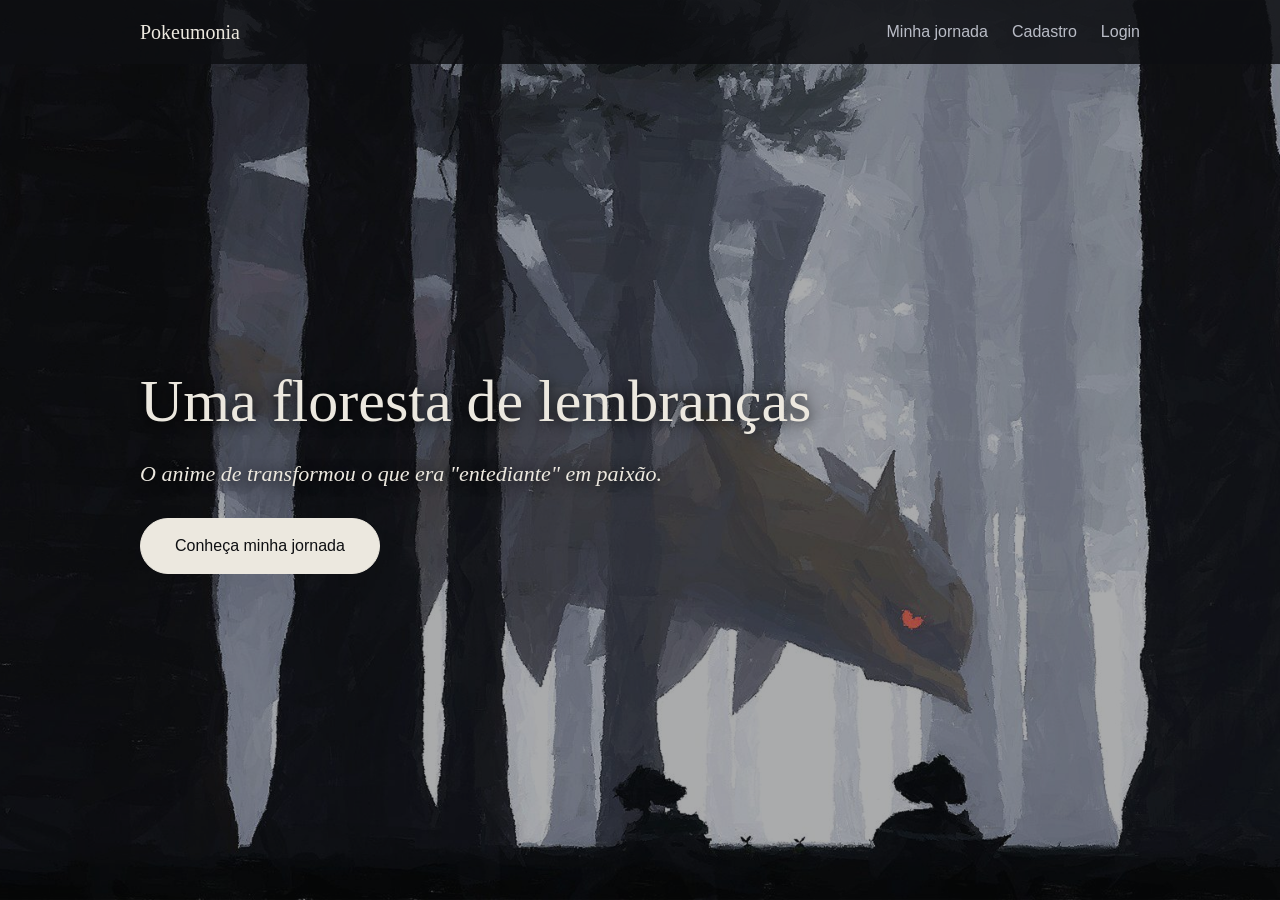
<file: public/index.html>
<!DOCTYPE html>
<html lang="pt-BR">

<head>
    <meta charset="UTF-8">
    <meta name="viewport" content="width=device-width, initial-scale=1.0">
    <title>Pokeumonia | Início</title>
    <script src="js/sessao.js"></script>
    <link rel="stylesheet" href="css/styles.css">
</head>

<body class="home-page">
    
    <div class="header">
        <div class="container">
            <a class="logo" href="index.html">Pokeumonia</a>
            <ul class="navbar">
                
                <li><a href="jornada.html">Minha jornada</a></li>
                <li><a href="cadastro.html">Cadastro</a></li>
                <li><a href="login.html">Login</a></li>
            </ul>
        </div>
    </div>

    
    <div class="capa">
        <div class="container">
            <h1>Uma floresta de lembranças</h1>
            <p id="fraseAleatoria"></p>
            
            <a class="botao" href="jornada.html">Conheça minha jornada</a>
        </div>
    </div>

    <script>
        var frases = [
            "O anime de transformou o que era \"entediante\" em paixão.",
            "Um jogo desconhecido chamado Pokemon Brick Bronze, o jogo qua mais marcou minha história com a franquia.",
            "O anime do X & Y me conquistaram de vez, o que me fez ter tanto apreço com este mundo.",
            "Legends: Arceus foi meu primeiro título oficial no Switch: 90% em uma noite.",
            "O Pokeumonia guarda minha jornada e memórias.",
            "Do Pixelmon ao Cobblemon, mods que me fizeram voltar a jogar.","Do anime em 2013 aos dias atuais, esta é a minha trajetória com Pokémon."
        ];

        function mostrarFraseAleatoria() {
            var indice = Math.floor(Math.random() * frases.length);
            document.querySelector("#fraseAleatoria").innerHTML = frases[indice];
        }

        mostrarFraseAleatoria();
    </script>
</body>

</html>
</file>
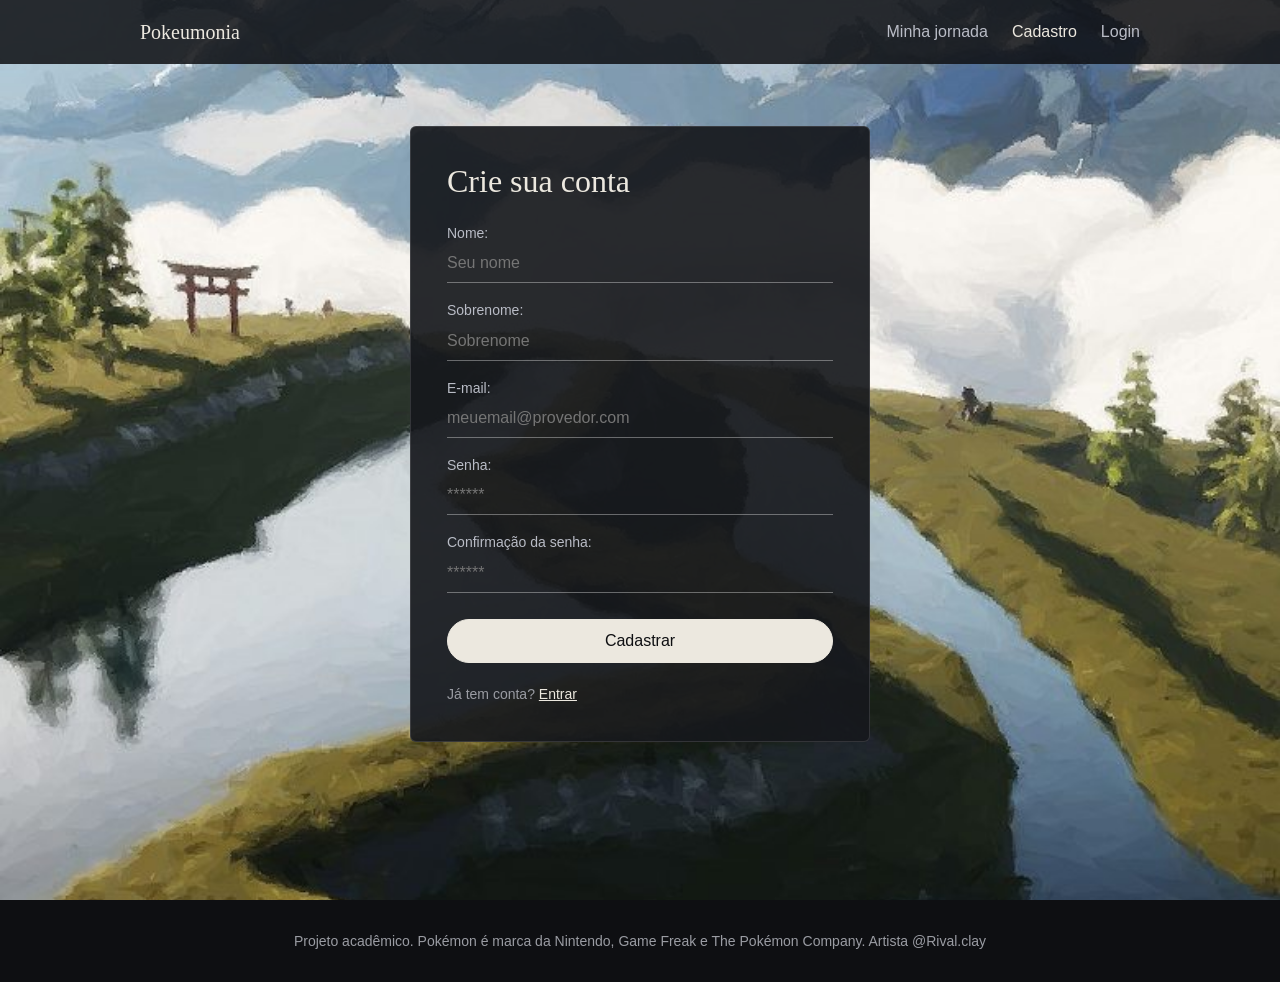
<file: public/cadastro.html>
<!DOCTYPE html>
<html lang="pt-BR">

<head>
    <meta charset="UTF-8">
    <meta name="viewport" content="width=device-width, initial-scale=1.0">
    <title>Pokeumonia | Cadastro</title>
    <script src="js/sessao.js"></script>
    <link rel="stylesheet" href="css/styles.css">
</head>

<body class="cadastro-page">
    
    <div class="header">
        <div class="container">
            <a class="logo" href="index.html">Pokeumonia</a>
            <ul class="navbar">
                
                <li><a href="jornada.html">Minha jornada</a></li>
                <li class="agora"><a href="cadastro.html">Cadastro</a></li>
                <li><a href="login.html">Login</a></li>
            </ul>
        </div>
    </div>

    
    <div class="login">
        
        <div class="alerta_erro">
            <div class="card_erro" id="cardErro">
                <span id="mensagem_erro"></span>
            </div>
        </div>
        <div class="container">
            <div class="card">
                <h2>Crie sua conta</h2>
                
                <div class="formulario">
                    <div class="campo">
                        <span>Nome:</span>
                        <input id="nome_input" type="text" placeholder="Seu nome" />
                    </div>
                    <div class="campo">
                        <span>Sobrenome:</span>
                        <input id="sobrenome_input" type="text" placeholder="Sobrenome" />
                    </div>
                    <div class="campo">
                        <span>E-mail:</span>
                        <input id="email_input" type="text" placeholder="meuemail@provedor.com" />
                    </div>
                    <div class="campo">
                        <span>Senha:</span>
                        <input id="senha_input" type="password" placeholder="******" oninput="mostrarRequisitosSenha()" />
                        
                        <div id="requisitos_senha"></div>
                    </div>
                    <div class="campo">
                        <span>Confirmação da senha:</span>
                        <input id="confirmacao_senha_input" type="password" placeholder="******" />
                    </div>
                    <button class="botao" onclick="cadastrar()">Cadastrar</button>
                </div>
                
                <div id="div_aguardar" class="loading-div">
                    <img src="./assets/circle-loading.gif" id="loading-gif" />
                </div>

                <div id="div_erros_login"></div>
                <p class="troca">Já tem conta? <a href="login.html">Entrar</a></p>
            </div>
        </div>
    </div>

    
    <div class="footer">
        <div class="container">
            Projeto acadêmico. Pokémon é marca da Nintendo, Game Freak e The Pokémon Company. Artista @Rival.clay
        </div>
    </div>
</body>

</html>

<script>
     
    function validarEmail(email) {
        if (typeof email !== "string") {
            return { valido: false, erros: ["O e-mail deve ser um texto."] };
        }

        var ESPACOS = [" ", "\t", "\n", "\r"];
        var erros = [];
        var quantidadeArroba = 0;
        var posicaoArroba = -1;
        var temEspaco = false;
        var i = 0;
        var j = 0;

        for (i = 0; i < email.length; i++) {
            for (j = 0; j < ESPACOS.length; j++) {
                if (email[i] === ESPACOS[j]) {
                    temEspaco = true;
                }
            }
            if (email[i] === "@") {
                quantidadeArroba = quantidadeArroba + 1;
                posicaoArroba = i;
            }
        }

        if (temEspaco) {
            erros[erros.length] = "O e-mail não pode conter espaços.";
        }
        if (quantidadeArroba !== 1) {
            erros[erros.length] = "O e-mail deve conter exatamente um @.";
        }
        if (quantidadeArroba === 1 && posicaoArroba === 0) {
            erros[erros.length] = "O @ não pode ser o primeiro caractere.";
        }
        if (quantidadeArroba === 1 && posicaoArroba !== 0) {
            var pontoValido = false;
            var letrasEntre = 0;
            for (i = posicaoArroba + 1; i < email.length; i++) {
                if (email[i] === ".") {
                    if (letrasEntre >= 1 && i < email.length - 1) {
                        pontoValido = true;
                    }
                    letrasEntre = 0;
                } else if ((email[i] >= "a" && email[i] <= "z") || (email[i] >= "A" && email[i] <= "Z")) {
                    letrasEntre = letrasEntre + 1;
                }
            }
            if (!pontoValido) {
                erros[erros.length] = "O e-mail deve ter um ponto após o @, com pelo menos uma letra entre eles e não no final.";
            }
        }

        return { valido: erros.length === 0, erros: erros };
    }

     
    function validarSenha(senha) {
        if (typeof senha !== "string") {
            return { valido: false, erros: ["A senha deve ser um texto."] };
        }

        var NUMEROS = ["0", "1", "2", "3", "4", "5", "6", "7", "8", "9"];
        var MAIUSCULAS = ["A", "B", "C", "D", "E", "F", "G", "H", "I", "J", "K", "L", "M", "N", "O", "P", "Q", "R", "S", "T", "U", "V", "W", "X", "Y", "Z"];
        var erros = [];
        var temNumero = false;
        var temMaiuscula = false;
        var i = 0;
        var j = 0;

        for (i = 0; i < senha.length; i++) {
            for (j = 0; j < NUMEROS.length; j++) {
                if (senha[i] === NUMEROS[j]) {
                    temNumero = true;
                }
            }
            for (j = 0; j < MAIUSCULAS.length; j++) {
                if (senha[i] === MAIUSCULAS[j]) {
                    temMaiuscula = true;
                }
            }
        }

        if (senha.length < 8) {
            erros[erros.length] = "A senha deve ter no mínimo 8 caracteres.";
        }
        if (!temMaiuscula) {
            erros[erros.length] = "A senha deve conter pelo menos uma letra maiúscula.";
        }
        if (!temNumero) {
            erros[erros.length] = "A senha deve conter pelo menos um número.";
        }

        return { valido: erros.length === 0, erros: erros };
    }

     
    function mostrarErroCadastro(mensagem) {
        cardErro.style.display = "block";
        mensagem_erro.textContent = mensagem;
    }

     
    function limparFormulario() {
        document.getElementById("nome_input").value = "";
        document.getElementById("sobrenome_input").value = "";
        document.getElementById("email_input").value = "";
        document.getElementById("senha_input").value = "";
        document.getElementById("confirmacao_senha_input").value = "";
    }

     
    function mostrarRequisitosSenha() {
        var erros = validarSenha(senha_input.value).erros;
        var html = "";
        var i = 0;

        while (i < erros.length) {
            html = html + '<span style="color:#d9534f">✖ ' + erros[i] + '</span><br>';
            i = i + 1;
        }

        requisitos_senha.innerHTML = html;
    }

     
    async function cadastrar() {
        aguardar();

         
        var nomeVar = nome_input.value;
        var sobrenomeVar = sobrenome_input.value;
        var emailVar = email_input.value;
        var senhaVar = senha_input.value;
        var confirmacaoSenhaVar = confirmacao_senha_input.value;

        if (
            nomeVar == "" ||
            sobrenomeVar == "" ||
            emailVar == "" ||
            senhaVar == "" ||
            confirmacaoSenhaVar == ""
        ) {
            mostrarErroCadastro("Preencha todos os campos.");
            finalizarAguardar();
            return false;
        }

         
        var resultadoEmail = validarEmail(emailVar);
        var resultadoSenha = validarSenha(senhaVar);
        if (!resultadoEmail.valido) {
            mostrarErroCadastro(resultadoEmail.erros[0]);
            setInterval(sumirMensagem, 5000);
            finalizarAguardar();
            return false;
        }
        if (!resultadoSenha.valido) {
            mostrarErroCadastro(resultadoSenha.erros[0]);
            setInterval(sumirMensagem, 5000);
            finalizarAguardar();
            return false;
        }

        if (senhaVar !== confirmacaoSenhaVar) {
            mostrarErroCadastro("A confirmação da senha não confere com a senha.");
            setInterval(sumirMensagem, 5000);
            finalizarAguardar();
            return false;
        }

         
        setInterval(sumirMensagem, 5000);

        try {
             
            var resposta = await fetch("/usuarios/cadastrar", {
                method: "POST",
                headers: {
                    "Content-Type": "application/json",
                },
                 
                body: JSON.stringify({
                    nomeServer: nomeVar,
                    sobrenomeServer: sobrenomeVar,
                    emailServer: emailVar,
                    senhaServer: senhaVar
                }),
            });

             
            if (!resposta.ok) {
                throw new Error("Houve um erro ao tentar realizar o cadastro.");
            }

             
            mostrarErroCadastro("Cadastro realizado com sucesso! Redirecionando para tela de Login...");

             
            setTimeout(function () {
                window.location = "login.html";
            }, 2000);

            limparFormulario();
        } catch (erro) {
             
            mostrarErroCadastro(erro.message || "Não foi possível realizar o cadastro. Tente novamente.");
        } finally {
             
            finalizarAguardar();
        }

        return false;
    }

     
    function sumirMensagem() {
        cardErro.style.display = "none";
    }
</script>
</file>
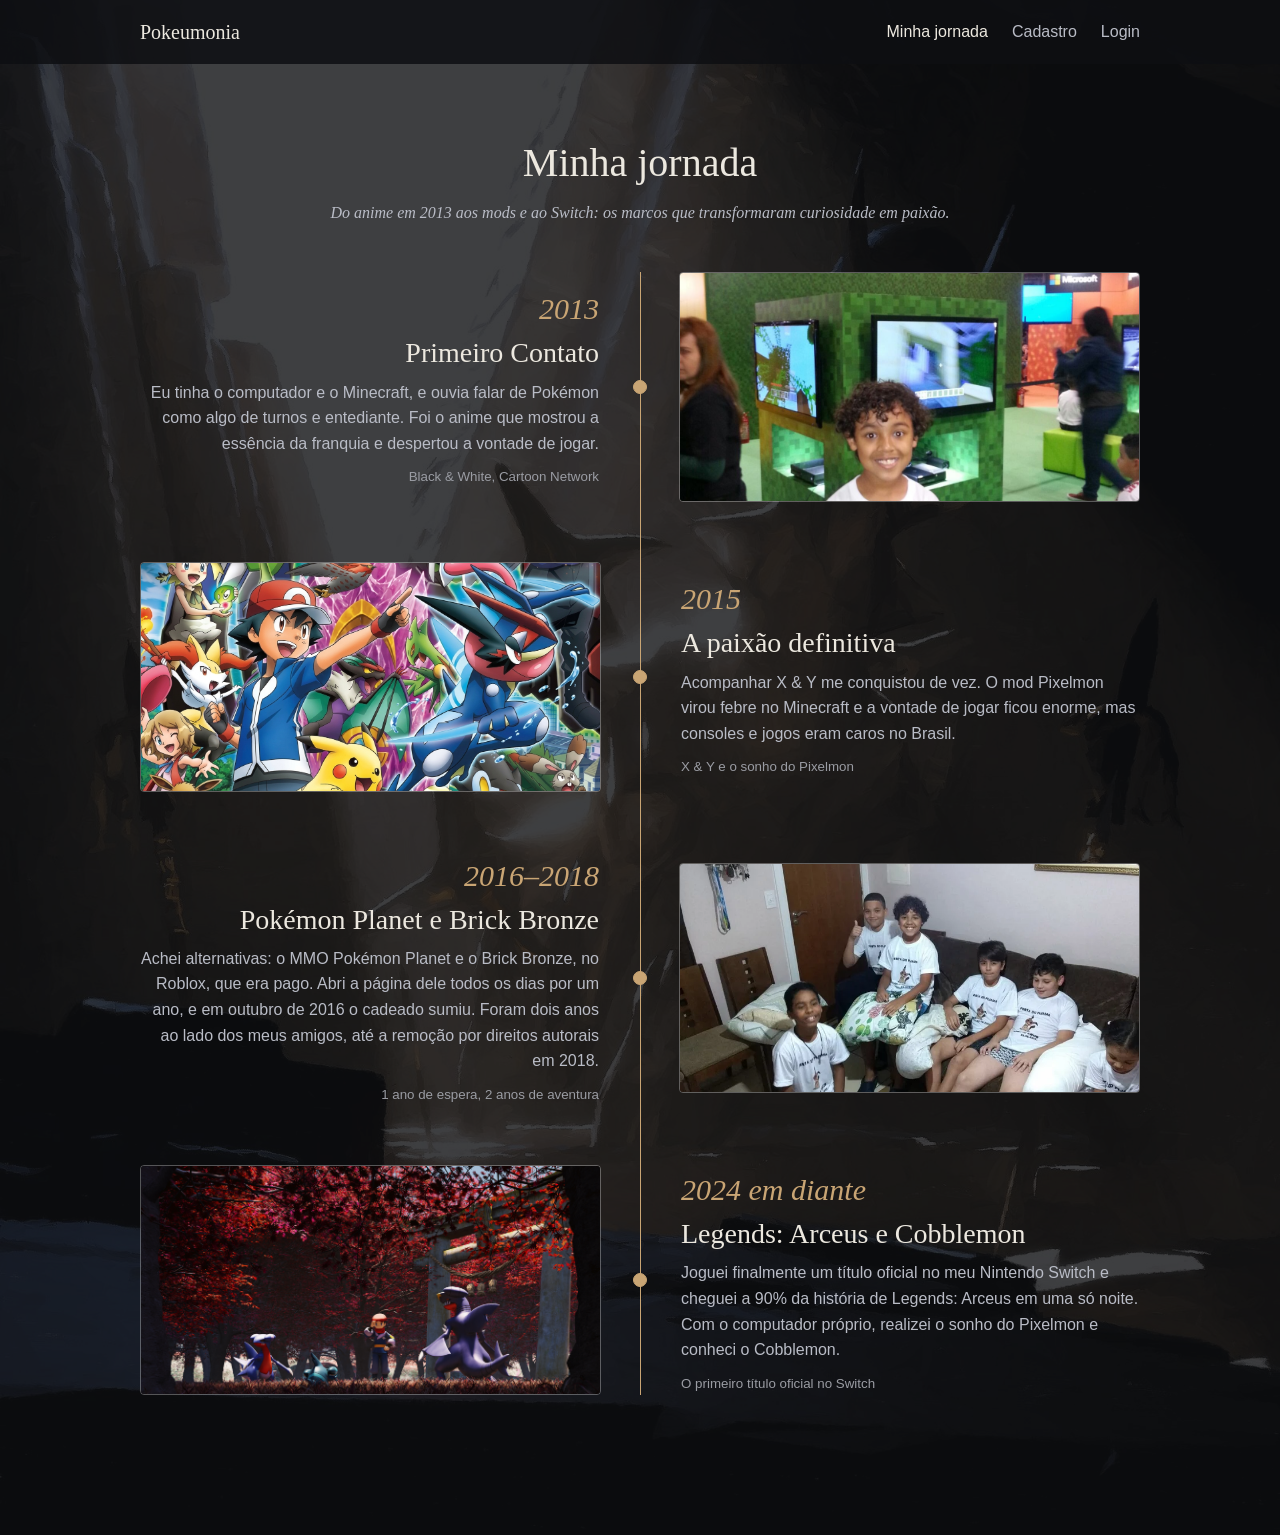
<file: public/jornada.html>
<!DOCTYPE html>
<html lang="pt-BR">

<head>
    <meta charset="UTF-8">
    <meta name="viewport" content="width=device-width, initial-scale=1.0">
    <title>Pokeumonia | Minha jornada</title>
    <link rel="stylesheet" href="css/styles.css">
</head>


<body class="jornada-page">
    
    <div class="header">
        <div class="container">
            <a class="logo" href="index.html">Pokeumonia</a>
            <ul class="navbar">
                <li class="agora"><a href="jornada.html">Minha jornada</a></li>
                <li><a href="cadastro.html">Cadastro</a></li>
                <li><a href="login.html">Login</a></li>
            </ul>
        </div>
    </div>

    
    <div class="jornada">
        <div class="container">
            <h2>Minha jornada</h2>
            <p class="jornada-intro">Do anime em 2013 aos mods e ao Switch: os marcos que transformaram curiosidade em paixão.</p>
            <div class="linha">
                <div class="marco">
                    <div class="texto">
                        <span class="ano">2013</span>
                        <h3>Primeiro Contato</h3>
                        <p>Eu tinha o computador e o Minecraft, e ouvia falar de Pokémon como algo de turnos e entediante. Foi o anime que mostrou a essência da franquia e despertou a vontade de jogar.</p>
                        <small>Black & White, Cartoon Network</small>
                    </div>
                    <div class="foto"><img src="assets/img/IMG-20151011-WA0011.jpg" ></div>
                </div>
                <div class="marco destaque">
                    <div class="texto">
                        <span class="ano">2015</span>
                        <h3>A paixão definitiva</h3>
                        <p>Acompanhar X & Y me conquistou de vez. O mod Pixelmon virou febre no Minecraft e a vontade de jogar ficou enorme, mas consoles e jogos eram caros no Brasil.</p>
                        <small>X & Y e o sonho do Pixelmon</small>
                    </div>
                    
                    <div class="foto"><img src="assets/img/pokemonXY.jpeg" alt=""><alt=""></div>
                </div>
                <div class="marco destaque">
                    <div class="texto">
                        <span class="ano">2016–2018</span>
                        <h3>Pokémon Planet e Brick Bronze</h3>
                        <p>Achei alternativas: o MMO Pokémon Planet e o Brick Bronze, no Roblox, que era pago. Abri a página dele todos os dias por um ano, e em outubro de 2016 o cadeado sumiu. Foram dois anos ao lado dos meus amigos, até a remoção por direitos autorais em 2018.</p>
                        <small>1 ano de espera, 2 anos de aventura</small>
                    </div>
                    
                    <div class="foto"><img src="assets/img/ft3.png" alt="" srcset=""></div>
                </div>
                <div class="marco">
                    <div class="texto">
                        <span class="ano">2024 em diante</span>
                        <h3>Legends: Arceus e Cobblemon</h3>
                        <p>Joguei finalmente um título oficial no meu Nintendo Switch e cheguei a 90% da história de Legends: Arceus em uma só noite. Com o computador próprio, realizei o sonho do Pixelmon e conheci o Cobblemon.</p>
                        <small>O primeiro título oficial no Switch</small>
                    </div>
                    
                    <div class="foto"><img src="assets/img/garmaple4k.png" alt=""></div>
                </div>
            </div>
        </div>
    </div>

</body>

</html>
</file>
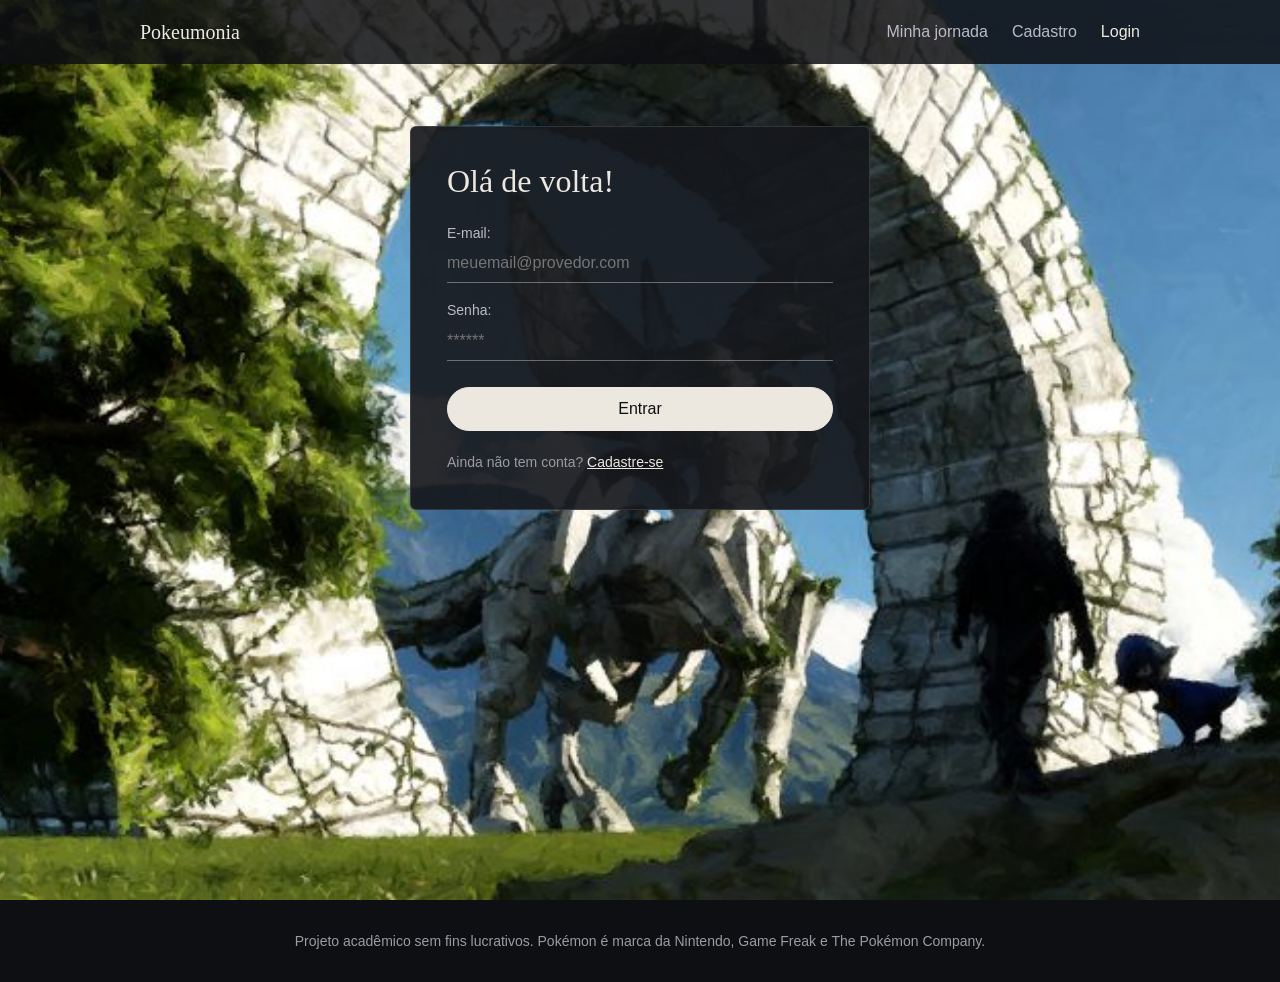
<file: public/login.html>
<!DOCTYPE html>
<html lang="pt-BR">

<head>
    <meta charset="UTF-8">
    <meta name="viewport" content="width=device-width, initial-scale=1.0">
    <title>Pokeumonia | Login</title>
    <script src="js/sessao.js"></script>
    <link rel="stylesheet" href="css/styles.css">
</head>

<body class="login-page">
    
    <div class="header">
        <div class="container">
            <a class="logo" href="index.html">Pokeumonia</a>
            <ul class="navbar">
                
                <li><a href="jornada.html">Minha jornada</a></li>
                <li><a href="cadastro.html">Cadastro</a></li>
                <li class="agora"><a href="login.html">Login</a></li>
            </ul>
        </div>
    </div>

    
    <div class="login">
        
        <div class="alerta_erro">
            <div class="card_erro" id="cardErro">
                <span id="mensagem_erro"></span>
            </div>
        </div>
        <div class="container">
            <div class="card">
                <h2>Olá de volta!</h2>
                
                <div class="formulario">
                    <div class="campo">
                        <span>E-mail:</span>
                        <input id="email_input" type="email" placeholder="meuemail@provedor.com" autocomplete="username">
                    </div>
                    <div class="campo">
                        <span>Senha:</span>
                        <input id="senha_input" type="password" placeholder="******" autocomplete="current-password">
                    </div>
                    <button class="botao" onclick="entrar()">Entrar</button>
                </div>

                
                <div id="div_aguardar" class="loading-div">
                    <img src="./assets/circle-loading.gif" id="loading-gif">
                </div>

                <div id="div_erros_login"></div>
                <p class="troca">Ainda não tem conta? <a href="cadastro.html">Cadastre-se</a></p>
            </div>
        </div>
    </div>

    
    <div class="footer">
        <div class="container">
            Projeto acadêmico sem fins lucrativos. Pokémon é marca da Nintendo, Game Freak e The Pokémon Company.
        </div>
    </div>
</body>

</html>

<script>
     
    async function entrar() {
        aguardar();

         
        var emailVar = document.getElementById("email_input").value.trim();
        var senhaVar = document.getElementById("senha_input").value;

         
        if (emailVar === "" || senhaVar === "") {
            mostrarErroLogin("Preencha o e-mail e a senha.");
            finalizarAguardar();
            return false;
        }

        try {
             
            var resposta = await fetch("/usuarios/autenticar", {
                method: "POST",
                headers: {
                    "Content-Type": "application/json"
                },
                body: JSON.stringify({
                    emailServer: emailVar,
                    senhaServer: senhaVar
                })
            });

             
            if (resposta.status === 403) {
                mostrarErroLogin("E-mail ou senha inválidos.");
                return false;
            }

             
            if (!resposta.ok) {
                mostrarErroLogin("Não foi possível validar o login. Confira a conexão com o servidor e o banco de dados.");
                return false;
            }

             
            var usuario = await resposta.json();
            sessionStorage.setItem("EMAIL_USUARIO", usuario.email);
            sessionStorage.setItem("NOME_USUARIO", usuario.nome);
            sessionStorage.setItem("ID_USUARIO", usuario.id);
             

             
            window.location = "./dashboard/dashboard.html";
        } catch (erro) {
             
            mostrarErroLogin("Não foi possível conectar ao servidor. Tente novamente.");
        } finally {
             
            finalizarAguardar();
        }

        return false;
    }

     
    function mostrarErroLogin(mensagem) {
        document.getElementById("mensagem_erro").textContent = mensagem;
        document.getElementById("cardErro").style.display = "block";
        setTimeout(sumirMensagem, 5000);
    }

     
    function sumirMensagem() {
        document.getElementById("cardErro").style.display = "none";
    }
</script>
</file>
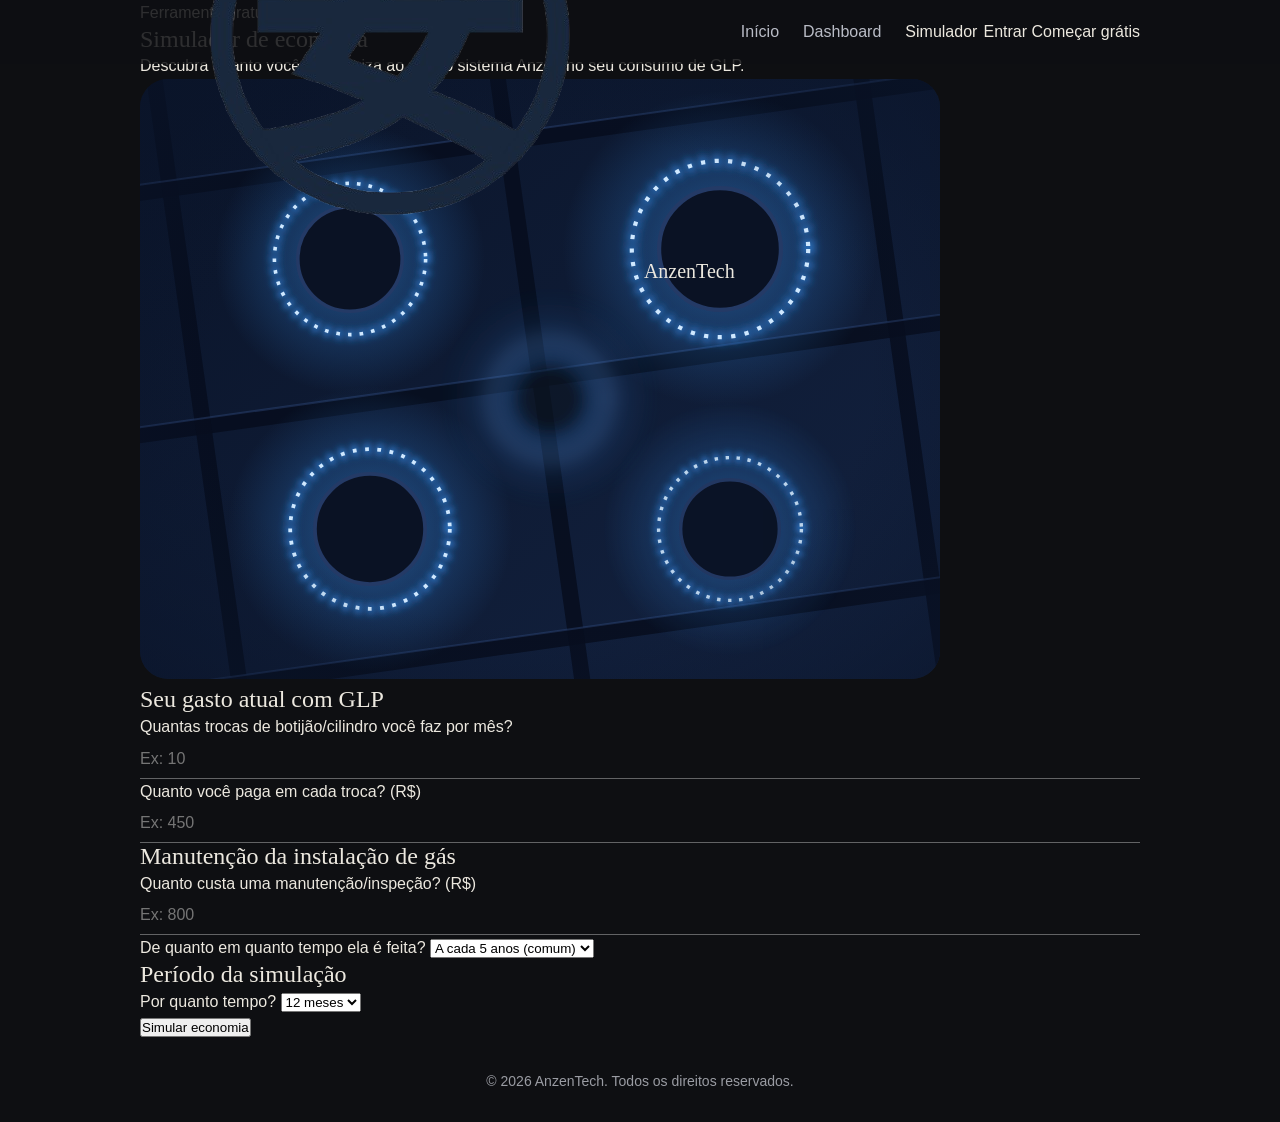
<file: public/simulador.html>
<!DOCTYPE html>
<html lang="pt-BR">
<head>
  <meta charset="UTF-8">
  <meta http-equiv="X-UA-Compatible" content="IE=edge">
  <meta name="viewport" content="width=device-width, initial-scale=1.0">

  <title>AnzenTech | Simulador</title>

  <script src="./js/sessao.js"></script>

  <link rel="stylesheet" href="./css/styles.css">
  <link rel="icon" href="./assets/icon/favicon2.ico">
</head>

<body class="simulador-page">

  <!-- header inicio -->
  <div class="header">
    <div class="container">
      <a class="logo" href="./index.html" aria-label="AnzenTech - Início">
        <img class="logo-img" src="./assets/icon/安.png" alt="">
        <span class="logo-texto">Anzen<span>Tech</span></span>
      </a>
      <ul class="navbar" aria-label="Navegação principal">
        <li><a href="./index.html">Início</a></li>
        <li><a href="./dashboard/dashboard.html">Dashboard</a></li>
        <li class="agora"><a href="./simulador.html">Simulador</a></li>
      </ul>
      <div class="nav-actions">
        <a class="nav-login" href="./login.html">Entrar</a>
        <a class="nav-cta" href="./cadastro.html">Começar grátis</a>
      </div>
    </div>
  </div>
  <!-- header fim -->

  <!-- hero inicio -->
  <section class="hero">
    <div class="container">
      <div class="hero-conteudo">
        <p class="hero-eyebrow">Ferramenta gratuita</p>
        <h1>Simulador de <span>economia</span></h1>
        <p class="hero-texto">Descubra quanto você economiza ao usar o sistema Anzen no seu consumo de GLP.</p>
      </div>
      <img class="hero-img" src="./assets/icon/simulador-anzen-chamas.svg" alt="">
    </div>
  </section>
  <!-- hero fim -->

  <!-- simulador inicio -->
  <main class="simulador-main">
    <div class="container">

      <div class="caixa">
        <section class="bloco">
          <h2>Seu gasto atual com GLP</h2>
          <div class="campos">
            <label class="campo">
              Quantas trocas de botijão/cilindro você faz por mês?
              <input type="number" id="ipt_trocas" min="0" placeholder="Ex: 10">
            </label>
            <label class="campo">
              Quanto você paga em cada troca? (R$)
              <input type="number" id="ipt_preco" min="0" placeholder="Ex: 450">
            </label>
          </div>
        </section>

        <section class="bloco">
          <h2>Manutenção da instalação de gás</h2>
          <div class="campos">
            <label class="campo">
              Quanto custa uma manutenção/inspeção? (R$)
              <input type="number" id="ipt_manutencao" min="0" placeholder="Ex: 800">
            </label>
            <label class="campo">
              De quanto em quanto tempo ela é feita?
              <select id="ipt_intervalo">
                <option value="1">A cada 1 ano</option>
                <option value="2">A cada 2 anos</option>
                <option value="3">A cada 3 anos</option>
                <option value="5" selected>A cada 5 anos (comum)</option>
                <option value="10">A cada 10 anos</option>
              </select>
            </label>
          </div>
        </section>

        <section class="bloco">
          <h2>Período da simulação</h2>
          <div class="campos">
            <label class="campo">
              Por quanto tempo?
              <select id="ipt_periodo">
                <option value="6">6 meses</option>
                <option value="12" selected>12 meses</option>
                <option value="24">24 meses</option>
                <option value="36">36 meses</option>
                <option value="60">60 meses</option>
              </select>
            </label>
          </div>
        </section>

        <div class="erro" id="div_erro"></div>

        <button class="btn-simular" type="button" onclick="simular()">Simular economia</button>
      </div>

      <div id="div_exibir"></div>

    </div>
  </main>
  <!-- simulador fim -->

  <!-- footer inicio -->
  <div class="footer">
    <div class="container">
      © 2026 AnzenTech. Todos os direitos reservados.
    </div>
  </div>
  <!-- footer fim -->

  <script>
    /*
     PARÂMETROS DO PRODUTO (definidos pela Anzen, não pelo cliente)
     Os valores abaixo são PLACEHOLDERS: ajustar quando a documentação estiver 100%.
     */
    let perdaVazamento = 0.05; // % do gás perdido em micro vazamentos (até 5%); o sensor evita essa perda
    let reducaoManutencao = 0.2; // % de redução no custo de manutenção
    let potenciaW = 50; // potência do sistema Anzen [W]
    let tarifaKWh = 0.9; // tarifa de energia padrão [R$/kWh]
    let investimentoInicial = 3000; // valor do sensor + instalação [R$]
    let mensalidade = 0; // assinatura/monitoramento mensal [R$]

    function moeda(valor) {
      return "R$ " + valor.toFixed(2).replace(".", ",");
    }

    function simular() {
      let trocas = Number(ipt_trocas.value);
      let preco = Number(ipt_preco.value);
      let manutCusto = Number(ipt_manutencao.value);
      let intervaloAnos = Number(ipt_intervalo.value);
      let periodo = Number(ipt_periodo.value);

      if (!(trocas > 0) || !(preco > 0)) {
        div_erro.innerHTML =
          "Informe ao menos a quantidade de trocas e o preço de cada troca.";
        div_exibir.innerHTML = "";
      } else {
        div_erro.innerHTML = "";

        // Cenário atual (sem Anzen)
        let glpMes = trocas * preco;
        let manutMes = manutCusto / (intervaloAnos * 12);
        let atualMes = glpMes + manutMes;
        let atualPeriodo = atualMes * periodo;

        // Dinheiro perdido por micro vazamento (sem Anzen)
        let vazamentoMes = glpMes * perdaVazamento;
        let vazamentoAno = vazamentoMes * 12;

        // Cenário com Anzen (o sensor evita a perda por vazamento)
        let glpAnzenMes = glpMes - vazamentoMes;
        let manutAnzenMes = manutMes * (1 - reducaoManutencao);
        let energiaMes = (potenciaW / 1000) * 24 * 30 * tarifaKWh;
        let anzenMes = glpAnzenMes + manutAnzenMes + energiaMes + mensalidade;
        let anzenPeriodo = anzenMes * periodo + investimentoInicial;

        // Economia
        let economiaMes = atualMes - anzenMes;
        let economiaPeriodo = atualPeriodo - anzenPeriodo;
        let pct = (economiaPeriodo / atualPeriodo) * 100;

        // Valor positivo da economia
        let economiaValor = economiaPeriodo;
        if (economiaValor < 0) {
          economiaValor = economiaValor * -1;
        }

        // Retorno sobre o investimento (payback do sensor)
        let paybackTxt = "";
        if (economiaMes <= 0) {
          paybackTxt = "Sem retorno com os dados informados";
        } else {
          let payback = investimentoInicial / economiaMes;
          if (payback <= 1) {
            paybackTxt = "Menos de 1 mês";
          } else if (payback < 24) {
            paybackTxt = payback.toFixed(0).replace(".", ",") + " meses";
          } else {
            paybackTxt = (payback / 12).toFixed(0).replace(".", ",") + " anos";
          }
        }

        let tituloEconomia = "Diferença no período";
        let textoPct = "";
        if (economiaPeriodo >= 0) {
          tituloEconomia = "Você economiza";
          textoPct = pct.toFixed(1).replace(".", ",") + "% a menos que hoje";
        }

        div_exibir.innerHTML = `
          <div class="caixa">
            <h2>Quanto gás você pode estar perdendo</h2>
            <div class="linha">Micro vazamentos podem desperdiçar até ${(perdaVazamento * 100).toFixed(0)}% do seu gás sem que você perceba.</div>
            <div class="linha">Desperdício por mês: <b>${moeda(vazamentoMes)}</b></div>
            <div class="linha">Desperdício por ano: <b>${moeda(vazamentoAno)}</b></div>
          </div>
          <div class="caixa">
            <h2>Resultado em ${periodo} meses</h2>
            <div class="linha">Gasto atual (sem Anzen): <b>${moeda(atualPeriodo)}</b></div>
            <div class="linha">Gasto com Anzen (já inclui investimento e energia): <b>${moeda(anzenPeriodo)}</b></div>
            <div class="destaque">
              ${tituloEconomia}<br />
              <b>${moeda(economiaValor)}</b><br />
            </div>
          </div>
          <div class="caixa">
            <h2>Detalhes</h2>
            <div class="linha">Investimento no sensor: <b>${moeda(investimentoInicial)}</b></div>
            <div class="linha">Tempo para o sensor se pagar: <b>${paybackTxt}</b></div>
            <div class="linha">Economia média por mês: <b>${moeda(economiaMes)}</b></div>
            <div class="linha">GLP por mês (hoje → com Anzen): <b>${moeda(glpMes)} → ${moeda(glpAnzenMes)}</b></div>
            <div class="linha">Manutenção por mês (hoje → com Anzen): <b>${moeda(manutMes)} → ${moeda(manutAnzenMes)}</b></div>
            <div class="linha">Custo mensal de energia do sistema: <b>${moeda(energiaMes)}</b></div>
            <div class="nota">Simulação estimativa, baseada nos dados informados e em médias de desempenho do produto. Os resultados reais podem variar.</div>
          </div>`;
      }
    }
  </script>
</body>
</html>
</file>
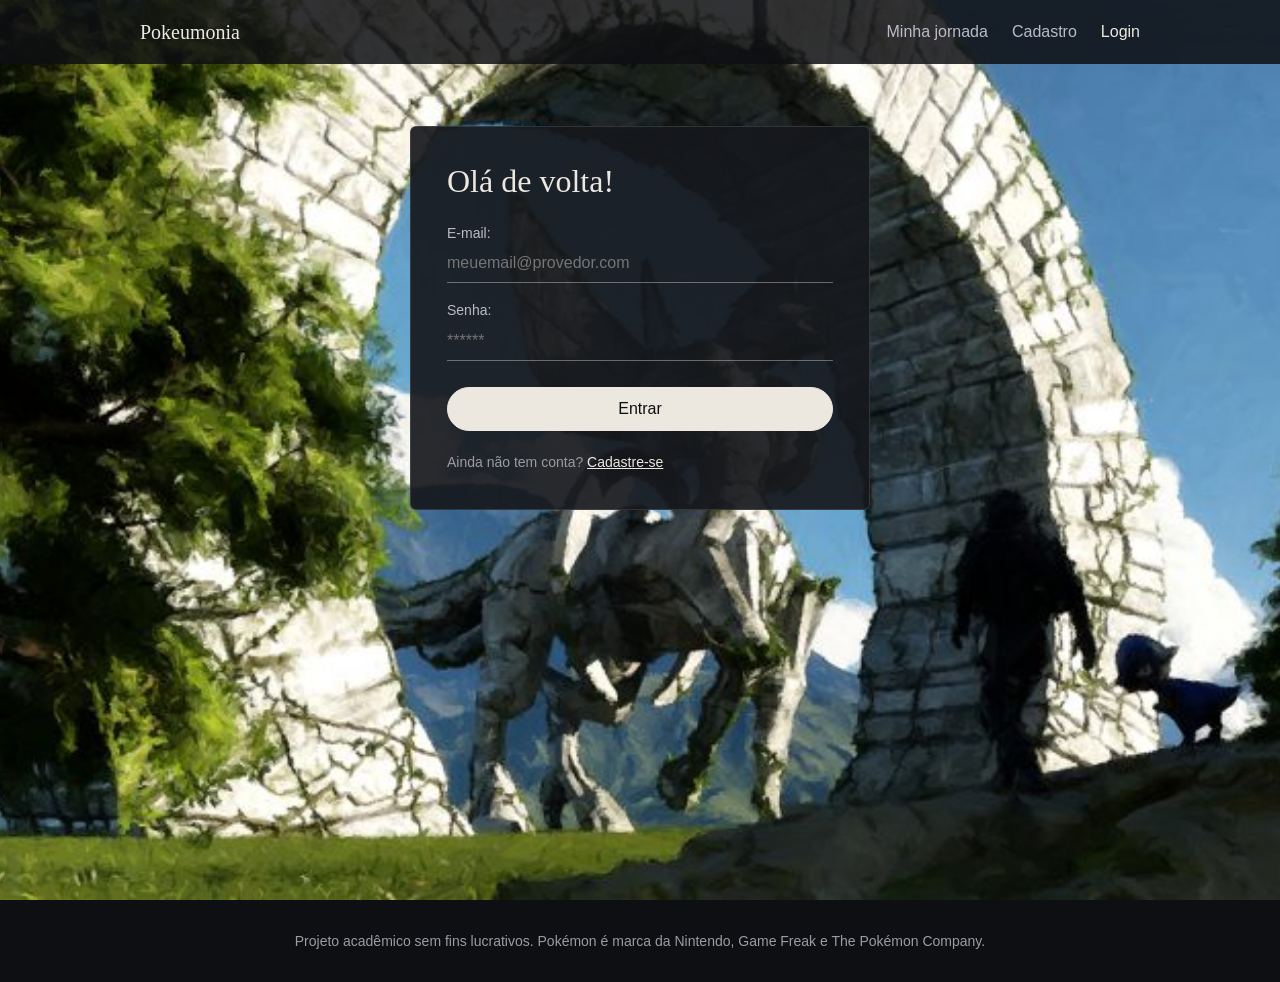
<file: public/dashboard/jogos.html>
<!DOCTYPE html>
<html lang="pt-BR">

<head>
    <meta charset="UTF-8">
    <meta name="viewport" content="width=device-width, initial-scale=1.0">
    <title>Pokeumonia | Jogos</title>
    <link rel="stylesheet" href="../css/styles.css">
    <link rel="stylesheet" href="../css/dashboard-style.css">
    <script src="../js/sessao.js"></script>
    <script src="../js/api.js"></script>
    <script src="../js/layout.js"></script>
</head>

<body onload="montarSidebar('jogos.html'); validarSessao()">

    <div class="app-layout">
        <aside class="sidebar" id="app_sidebar"></aside>

        <main class="conteudo">
            <div class="cabecalho-pagina">
                <div>
                    <h1>Jogos e horas</h1>
                    <p>Cadastre jogos, vincule-os à sua jornada e registre as horas por ano.</p>
                </div>
                <a class="botao botao-pequeno botao-secundario" href="dashboard.html">Ver dashboard</a>
            </div>

            <div class="aviso" id="mensagem_jogos"></div>

            
            <section class="painel">
                <h2>Novo jogo no catálogo</h2>
                <p>Use esta seção quando o jogo ainda não aparecer na lista da sua jornada.</p>
                <div class="grade-form">
                    <label><span>Nome do jogo</span><input id="jogo_nome" type="text" maxlength="60" placeholder="Ex.: Cobblemon"></label>
                    <label><span>Plataforma</span><input id="jogo_plataforma" type="text" maxlength="30" placeholder="Ex.: Minecraft"></label>
                    <label><span>Ano de lançamento</span><input id="jogo_ano" type="number" min="1900" max="2100" placeholder="2023"></label>
                    <div class="botoes"><button type="button" class="botao botao-pequeno" onclick="cadastrarJogoCatalogo()">Cadastrar jogo</button></div>
                </div>
            </section>

            
            <section class="painel">
                <h2>Adicionar jogo à minha jornada</h2>
                <p>A nota é opcional e vai de 0 a 10.</p>
                <div class="grade-form">
                    <label><span>Jogo</span><select id="jogo_catalogo"></select></label>
                    <label><span>Nota (0 a 10)</span><input id="nota_jogo" type="number" min="0" max="10" step="0.1" placeholder="8.5"></label>
                    <div class="botoes"><button type="button" class="botao botao-pequeno" onclick="adicionarJogoUsuario()">Adicionar</button></div>
                </div>
            </section>

            
            <section class="painel">
                <h2>Meus jogos</h2>
                <p>Remover um jogo também apaga as horas e o time vinculados a ele.</p>
                <table class="tabela">
                    <thead>
                        <tr><th>Jogo</th><th>Nota</th><th>Horas</th><th>Ações</th></tr>
                    </thead>
                    <tbody id="corpo_jogos"></tbody>
                </table>
            </section>

            
            <section class="painel">
                <h2>Registrar horas</h2>
                <p>Se o jogo e o ano já existirem, o valor será atualizado.</p>
                <div class="grade-form">
                    <label><span>Jogo</span><select id="hora_jogo"></select></label>
                    <label><span>Ano</span><input id="ano_hora" type="number" min="1900" max="2100" value="2026"></label>
                    <label><span>Horas</span><input id="horas_hora" type="number" min="0" step="0.1" placeholder="120"></label>
                    <div class="botoes"><button type="button" class="botao botao-pequeno" onclick="salvarHora()">Salvar horas</button></div>
                </div>
            </section>

            <section class="painel">
                <h2>Horas cadastradas</h2>
                <table class="tabela">
                    <thead>
                        <tr><th>Jogo</th><th>Ano</th><th>Horas</th><th>Ações</th></tr>
                    </thead>
                    <tbody id="corpo_horas"></tbody>
                </table>
            </section>
        </main>
    </div>

    <script src="jogos.js"></script>
</body>

</html>
</file>
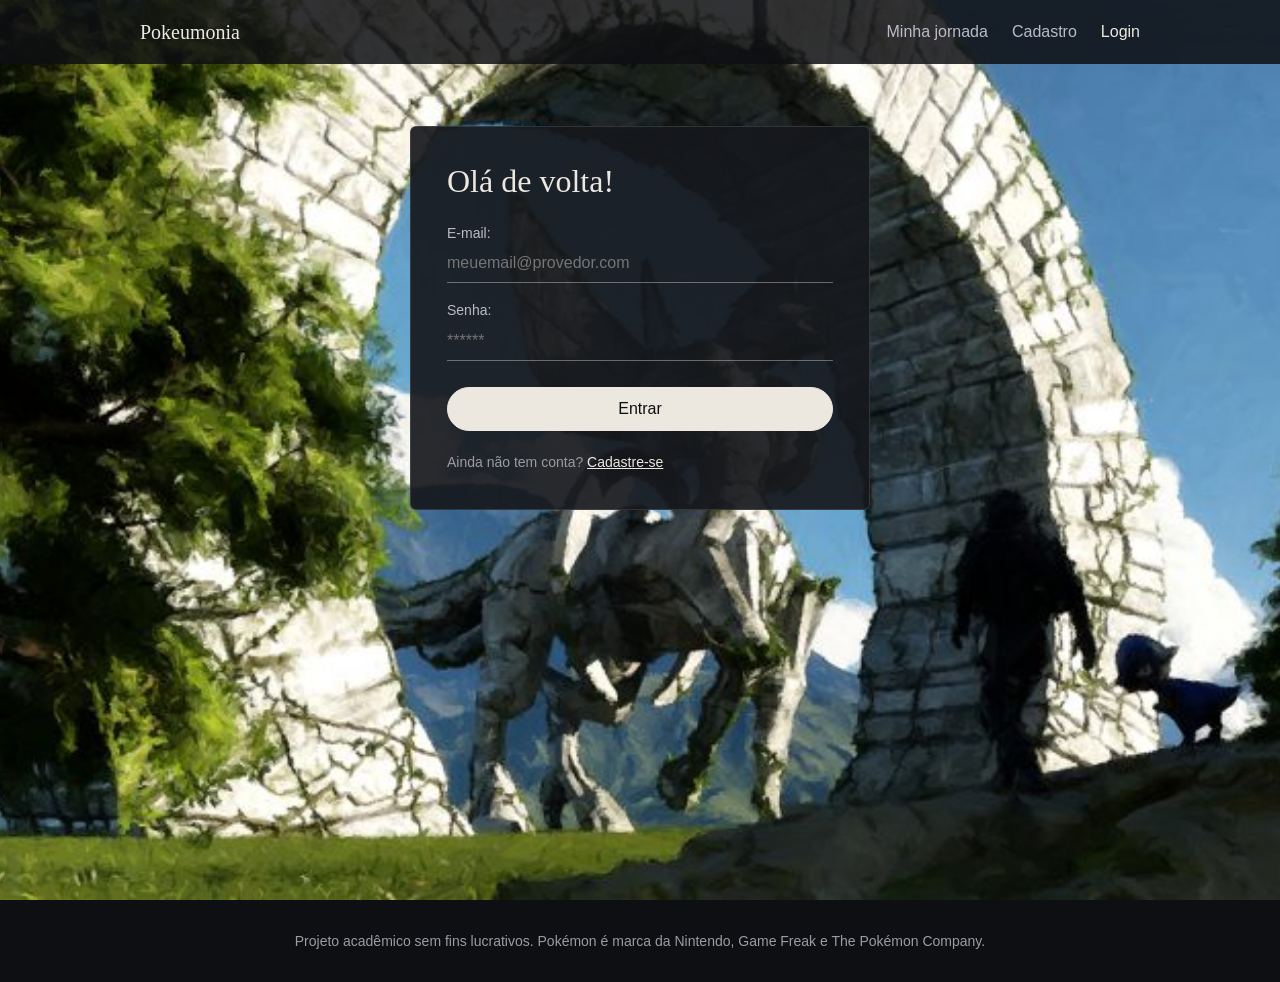
<file: public/dashboard/times.html>
<!DOCTYPE html>
<html lang="pt-BR">

<head>
    <meta charset="UTF-8">
    <meta name="viewport" content="width=device-width, initial-scale=1.0">
    <title>Pokeumonia | Times</title>
    <link rel="stylesheet" href="../css/styles.css">
    <link rel="stylesheet" href="../css/dashboard-style.css">
    <script src="../js/sessao.js"></script>
    <script src="../js/api.js"></script>
    <script src="../js/layout.js"></script>
</head>

<body onload="montarSidebar('times.html'); validarSessao()">

    <div class="app-layout">
        <aside class="sidebar" id="app_sidebar"></aside>

        <main class="conteudo">
            <div class="cabecalho-pagina">
                <div>
                    <h1>Meus times</h1>
                    <p>Escolha um jogo, uma posição de 1 a 6 e um Pokémon do catálogo.</p>
                </div>
                <a class="botao botao-pequeno botao-secundario" href="pokemons.html">Cadastrar Pokémon</a>
            </div>

            <div class="aviso" id="mensagem_times"></div>

            <section class="painel">
                <h2>Definir posição do time</h2>
                <p>Usar a mesma posição novamente substitui o Pokémon anterior.</p>
                <div class="grade-form">
                    <label><span>Jogo</span><select id="time_jogo"></select></label>
                    <label><span>Posição</span><select id="time_posicao"></select></label>
                    <label><span>Pokémon</span><select id="time_pokemon"></select></label>
                    <div class="botoes"><button type="button" class="botao botao-pequeno" onclick="salvarTime()">Salvar no time</button></div>
                </div>
            </section>

            <section class="painel">
                <h2>Times montados</h2>
                <table class="tabela">
                    <thead>
                        <tr><th>Jogo</th><th>Posição</th><th>Pokémon</th><th>Ações</th></tr>
                    </thead>
                    <tbody id="corpo_times"></tbody>
                </table>
            </section>
        </main>
    </div>

    <script src="times.js"></script>
</body>

</html>
</file>
<file: public/css/styles.css>
* { box-sizing: border-box; margin: 0; padding: 0; }

 
:root {
  --fundo: #0e0f12;
  --card: #16181d;
  --texto: #ece8df;
  --suave: #b9bcc6;
  --mudo: #9a9ca3;
  --linha: #2a2d34;
  --terra: #c9a574;
}

body { font-family: Arial, Helvetica, sans-serif; background-color: var(--fundo); color: var(--texto); line-height: 1.6; }
h1, h2, h3 { font-family: Georgia, "Times New Roman", serif; font-weight: normal; line-height: 1.15; }
a { color: inherit; text-decoration: none; }
.container { width: 90%; max-width: 1000px; margin: 0 auto; }

 
.header { position: absolute; top: 0; left: 0; width: 100%; z-index: 10; background-color: rgba(14, 15, 18, 0.85); }
.header .container { display: flex; justify-content: space-between; align-items: center; height: 64px; }
.logo { font-family: Georgia, serif; font-size: 20px; }
.navbar { list-style: none; display: flex; gap: 24px; }
.navbar a { color: var(--suave); }
.navbar a:hover, .navbar .agora a { color: var(--texto); }

 
.home-page { min-height: 100vh; display: flex; flex-direction: column; }
.home-page .capa {
  position: relative;
  flex: 1;
  min-height: 100vh;
  display: flex;
  align-items: center;
  padding: 100px 0 60px;
  background: url("../assets/img/floresta.jpg") 62% 50% / cover no-repeat;
}
.home-page .capa::before { content: ""; position: absolute; inset: 0; background-color: rgba(14, 15, 18, 0.35); }
.home-page .capa > .container { position: relative; z-index: 1; }
.capa .container {
  display: flex;
  flex-direction: column;
  justify-content: center;
  align-items: flex-start;
}
.capa h1 { font-size: 60px; max-width: 760px; margin-bottom: 20px; line-height: 1.18; }
.capa p { font-family: Georgia, serif; font-style: italic; font-size: 22px; max-width: 680px; line-height: 1.5; }
 
.capa h1, .capa p { text-shadow: 0 2px 14px rgba(0, 0, 0, 0.9); }
.capa .botao { display: inline-block; width: auto; margin-top: 28px; padding: 14px 34px; }

 
.jornada { position: relative; padding: 80px 0 40px;
  background: url("../assets/img/ruinas.jpg") center 55% / cover no-repeat; }
.jornada::before { content: ""; position: absolute; inset: 0; background-color: rgba(14, 15, 18, 0.8); }
.jornada > .container { position: relative; z-index: 1; }
.jornada h2 { text-align: center; font-size: 40px; margin-bottom: 50px; }
.linha { position: relative; }
.linha::before { content: ""; position: absolute; left: 50%; top: 0; bottom: 0; width: 1px; background-color: var(--terra); }
.marco { position: relative; display: flex; align-items: center; gap: 80px; margin-bottom: 60px; }
.marco:nth-child(even) { flex-direction: row-reverse; }
.marco::before { content: ""; position: absolute; left: 50%; top: 50%; width: 12px; height: 12px; border-radius: 50%; background-color: var(--terra); border: 1px solid var(--terra); transform: translate(-50%, -50%); }
.texto, .foto { flex: 1; }
.texto { text-align: right; }
.marco:nth-child(even) .texto { text-align: left; }
.ano { font-family: Georgia, serif; font-style: italic; font-size: 30px; color: var(--terra); }
.texto h3 { font-size: 28px; margin: 4px 0 10px; }
.texto p { color: var(--suave); }
.texto small { display: block; margin-top: 10px; color: var(--mudo); }
.foto { height: 230px; display: flex; align-items: center; justify-content: center; overflow: hidden; border: 1px solid rgba(255, 255, 255, 0.3); border-radius: 4px; color: var(--mudo); }
.foto img { width: 100%; height: 100%; object-fit: cover; }

 
.jornada-page .jornada { min-height: 100vh; padding: 140px 0 80px; }
.jornada-intro { max-width: 620px; margin: -36px auto 46px; text-align: center; color: var(--suave); font-family: Georgia, serif; font-style: italic; }

 
.login-page .login, .cadastro-page .login { min-height: 100vh; padding: 110px 0 50px; }
.login-page .login { background: url("../assets/img/arco.jpg") center / cover no-repeat; }
.cadastro-page .login { background: url("../assets/img/terracos.jpg") center / cover no-repeat; }
.card { max-width: 460px; margin: 0 auto; padding: 36px; background-color: rgba(22, 24, 29, 0.92); border: 1px solid rgba(255, 255, 255, 0.12); border-radius: 6px; }
.card h2 { font-size: 32px; margin-bottom: 22px; }
.campo { margin-bottom: 16px; }
.campo span { display: block; font-size: 14px; color: var(--suave); }
input { width: 100%; padding: 10px 0; background-color: transparent; border: 0; border-bottom: 1px solid rgba(255, 255, 255, 0.35); color: var(--texto); font-size: 16px; }
input:focus { outline: none; border-bottom-color: var(--texto); }
#requisitos_senha { font-size: 13px; margin-top: 6px; }
.botao { width: 100%; margin-top: 10px; padding: 12px; border: 1px solid var(--texto); border-radius: 30px; background-color: var(--texto); color: var(--fundo); font-size: 16px; cursor: pointer; }
 
.botao:hover { background-color: #ded8cc; border-color: #ded8cc; }
.troca { margin-top: 20px; font-size: 14px; color: var(--mudo); }
.troca a { color: var(--texto); text-decoration: underline; }
.alerta_erro { display: flex; justify-content: center; margin-bottom: 16px; }
.card_erro { display: none; padding: 12px; border: 1px solid var(--brilho); border-radius: 5px; background-color: var(--card); }
.loading-div { display: none; width: 50px; margin: 15px auto; }
.loading-div img { width: 50px; height: 50px; }
#div_erros_login { display: none; }

 
.footer { padding: 30px 0; text-align: center; font-size: 14px; color: var(--mudo); background-color: var(--fundo); }

 
 
@media (max-width: 800px) {
  .home-page .capa { padding: 90px 0 50px; align-items: center; }
  .capa h1 { font-size: 38px; }
  .capa p { font-size: 18px; }
  .jornada-page .jornada { padding-top: 110px; }
  .linha::before { left: 6px; }
  .marco, .marco:nth-child(even) { flex-direction: column; align-items: stretch; gap: 16px; padding-left: 30px; }
  .marco::before { left: 6px; top: 10px; transform: none; }
  .texto, .marco:nth-child(even) .texto { text-align: left; }
  .card { padding: 24px; }
}
</file>
<file: public/css/dashboard-style.css>
.dashboard-page { background-color: #0b0b0c; }
.dash { padding: 0; }
.dash h1 { font-size: 42px; margin-bottom: 6px; }
.sub { color: var(--mudo); margin-bottom: 24px; }

 
.grade { display: grid; grid-template-columns: repeat(4, 1fr); gap: 16px; align-items: stretch; }
.span2 { grid-column: span 2; }
.card-dash { min-width: 0; padding: 20px; background-color: #131315; border-radius: 14px; display: flex; flex-direction: column; justify-content: space-between; }
.card-dash h3 { font-size: 20px; margin-bottom: 14px; color: var(--suave); }

 
.kpi p { font-size: 14px; color: var(--suave); }
.kpi strong { display: block; font-family: Georgia, serif; font-size: 52px; font-weight: normal; line-height: 1.15; }
.kpi .unidade { font-size: 22px; color: var(--mudo); }
.kpi small { font-size: 13px; color: var(--mudo); }
.card-tipo p, #card_tipo p, #card_tipo small { color: inherit; }

 
.area-grafico { position: relative; height: 300px; width: 100%; }
.historico { list-style: none; max-height: 300px; overflow-y: auto; }
.item { display: flex; justify-content: space-between; gap: 12px; padding: 12px 0; border-bottom: 1px solid #26262a; }
.item span { color: var(--mudo); font-size: 14px; }
.resumo { margin-top: 12px; color: var(--suave); font-size: 14px; }

 
@media (max-width: 800px) {
  .grade { grid-template-columns: 1fr; }
  .span2 { grid-column: auto; }
  .dash h1 { font-size: 32px; }
}

 
.app-layout { display: grid; grid-template-columns: 250px minmax(0, 1fr); min-height: 100vh; }

.sidebar {
  position: sticky;
  top: 0;
  height: 100vh;
  display: flex;
  flex-direction: column;
  gap: 22px;
  padding: 26px 16px;
  background-color: #101013;
  border-right: 1px solid #26262a;
}

.sidebar-marca a { display: block; font-family: Georgia, serif; font-size: 22px; }
.sidebar-marca small { display: block; margin-top: 2px; color: var(--mudo); font-size: 11px; }

.sidebar-menu { display: flex; flex-direction: column; gap: 6px; }
.sidebar-link { display: block; padding: 10px 12px; border-radius: 9px; color: var(--suave); }
.sidebar-link:hover { background-color: #1c1c20; color: var(--texto); }
.sidebar-link.item-ativo { background-color: #242026; color: var(--texto); }
.sidebar-link strong { display: block; font-size: 14px; }
.sidebar-link small { display: block; margin-top: 2px; color: var(--mudo); font-size: 11px; }

.sidebar-usuario { margin-top: auto; color: var(--mudo); font-size: 13px; }
.sidebar-usuario span { color: var(--texto); }
.sidebar-sair {
  width: 100%;
  padding: 10px;
  border: 1px solid #4a4d57;
  border-radius: 8px;
  background-color: transparent;
  color: var(--suave);
  font-size: 13px;
  cursor: pointer;
}
.sidebar-sair:hover { background-color: #1c1c20; color: var(--texto); }

.conteudo { min-width: 0; padding: 34px 38px 60px; }
.cabecalho-pagina { display: flex; justify-content: space-between; align-items: flex-start; gap: 20px; margin-bottom: 24px; }
.cabecalho-pagina h1 { font-size: 34px; }
.cabecalho-pagina p { color: var(--mudo); font-size: 14px; }

.painel { margin-bottom: 20px; padding: 20px; background-color: #131315; border: 1px solid #26262a; border-radius: 14px; }
.painel h2 { margin-bottom: 6px; font-size: 22px; }
.painel > p { margin-bottom: 16px; color: var(--mudo); font-size: 13px; }

.grade-form { display: grid; grid-template-columns: repeat(auto-fit, minmax(170px, 1fr)); gap: 14px; }
.grade-form label { display: block; margin-bottom: 14px; }
.grade-form label span { display: block; margin-bottom: 5px; color: var(--suave); font-size: 13px; }
.grade-form input, .grade-form select {
  width: 100%;
  padding: 9px 10px;
  border: 1px solid #3a3d45;
  border-radius: 8px;
  background-color: #1a1a1e;
  color: var(--texto);
  font-size: 14px;
}
.grade-form input:focus, .grade-form select:focus { outline: none; border-color: var(--terra); }

.botoes { display: flex; flex-wrap: wrap; gap: 10px; margin-top: 4px; }
.botao-pequeno { width: auto; margin-top: 0; padding: 10px 20px; }
.botao-secundario { background-color: transparent; color: var(--texto); }
 
.botao-secundario:hover { background-color: transparent; border-color: var(--texto); }
.botao-perigo { border-color: #6a3a38; background-color: transparent; color: #ff8b7a; }
.botao-perigo:hover { background-color: transparent; border-color: #ff4a33; }

.aviso { display: none; margin-bottom: 16px; padding: 12px 14px; border-radius: 8px; font-size: 14px; }
.aviso a { color: inherit; text-decoration: underline; }
.aviso.sucesso { display: block; border: 1px solid #3e6b4a; background-color: #16261b; color: #9ee0ad; }
.aviso.erro { display: block; border: 1px solid #6a3a38; background-color: #261616; color: #ff9b8b; }

.tabela { width: 100%; border-collapse: collapse; }
.tabela th { padding: 10px 8px; border-bottom: 1px solid #3a3d45; color: var(--suave); font-size: 12px; text-align: left; }
.tabela td { padding: 11px 8px; border-bottom: 1px solid #26262a; font-size: 14px; }
.tabela small { color: var(--mudo); }
.acoes { display: flex; flex-wrap: wrap; gap: 6px; }
.acoes button { padding: 6px 10px; border: 1px solid #4a4d57; border-radius: 6px; background-color: transparent; color: var(--suave); font-size: 12px; cursor: pointer; }
.acoes button:hover { border-color: var(--terra); color: var(--texto); }
.acoes button.excluir:hover { border-color: #ff4a33; color: #ff8b7a; }
.vazio { padding: 14px 0; color: var(--mudo); font-size: 14px; }

@media (max-width: 900px) {
  .app-layout { grid-template-columns: 1fr; }
  .sidebar { position: static; height: auto; }
  .sidebar-menu { flex-direction: row; flex-wrap: wrap; }
  .sidebar-usuario { margin-top: 0; }
  .conteudo { padding: 24px 18px 50px; }
  .cabecalho-pagina { flex-direction: column; }
}
</file>
